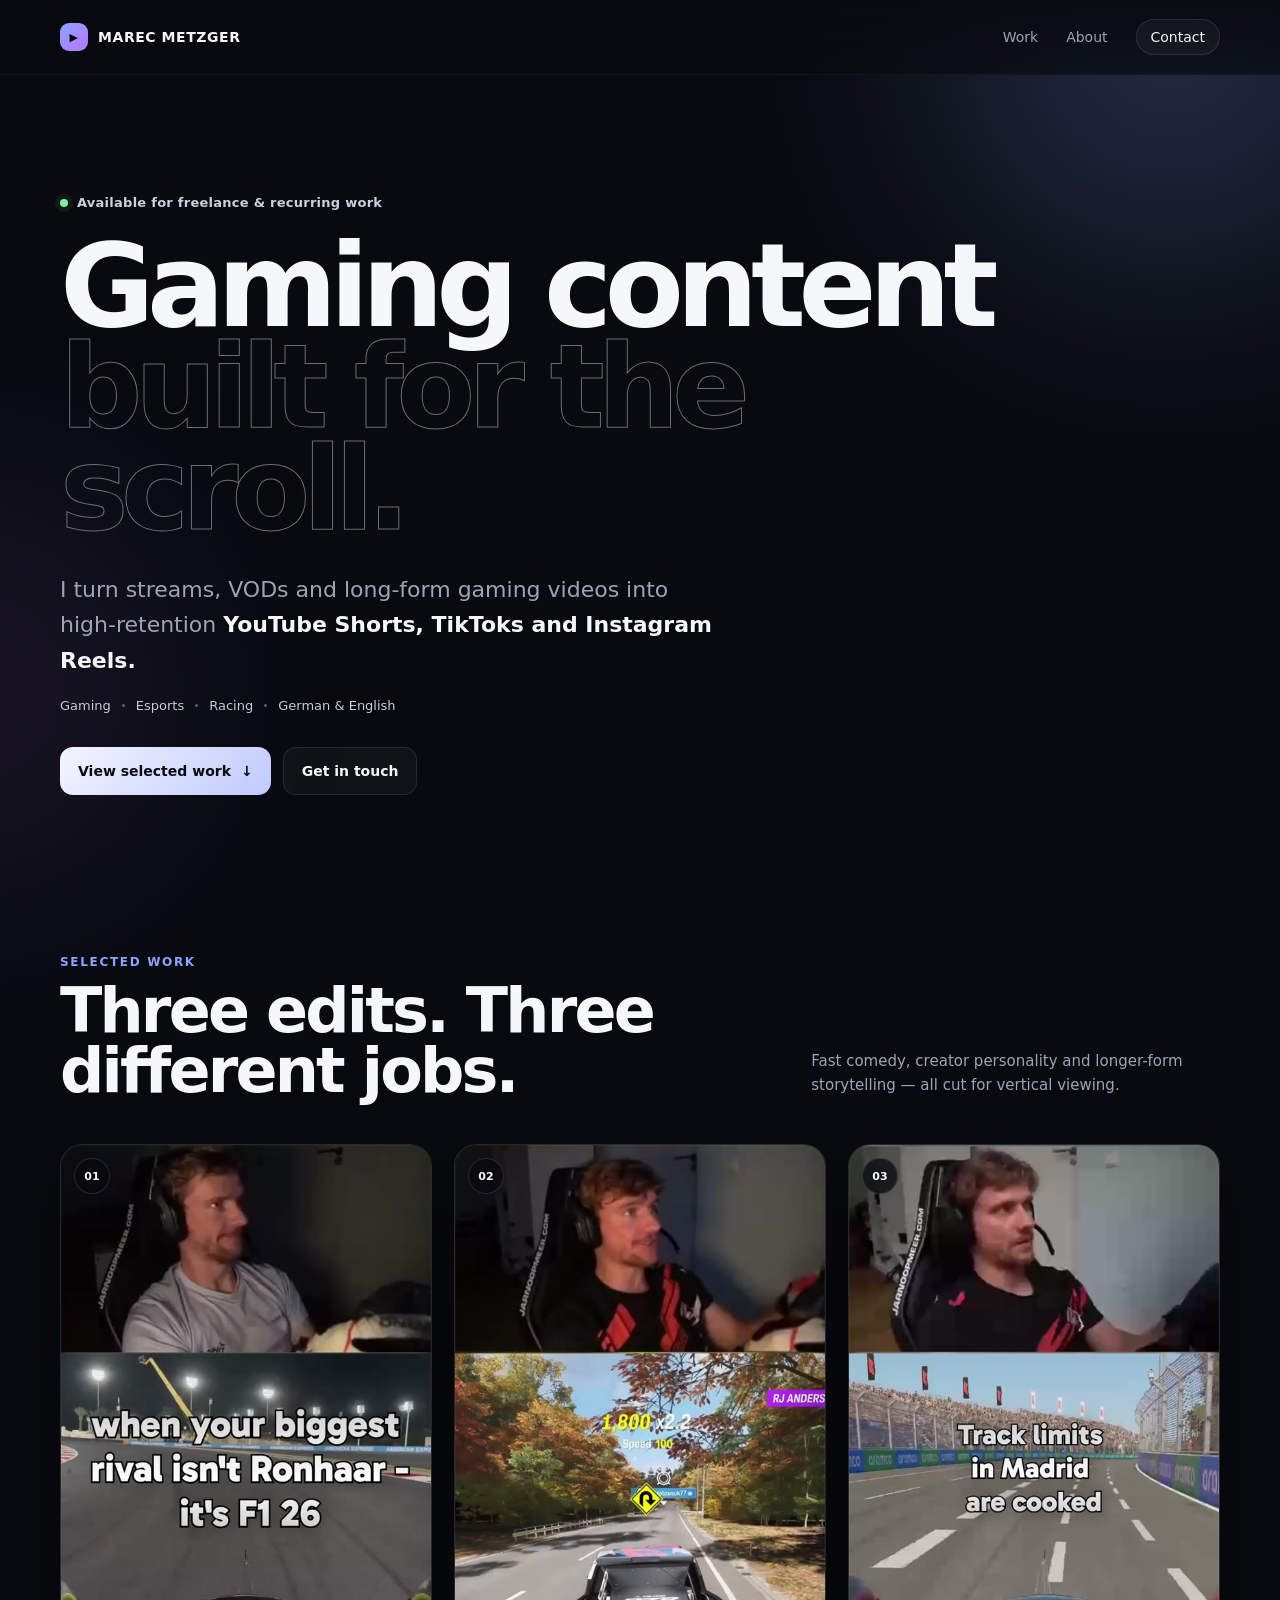
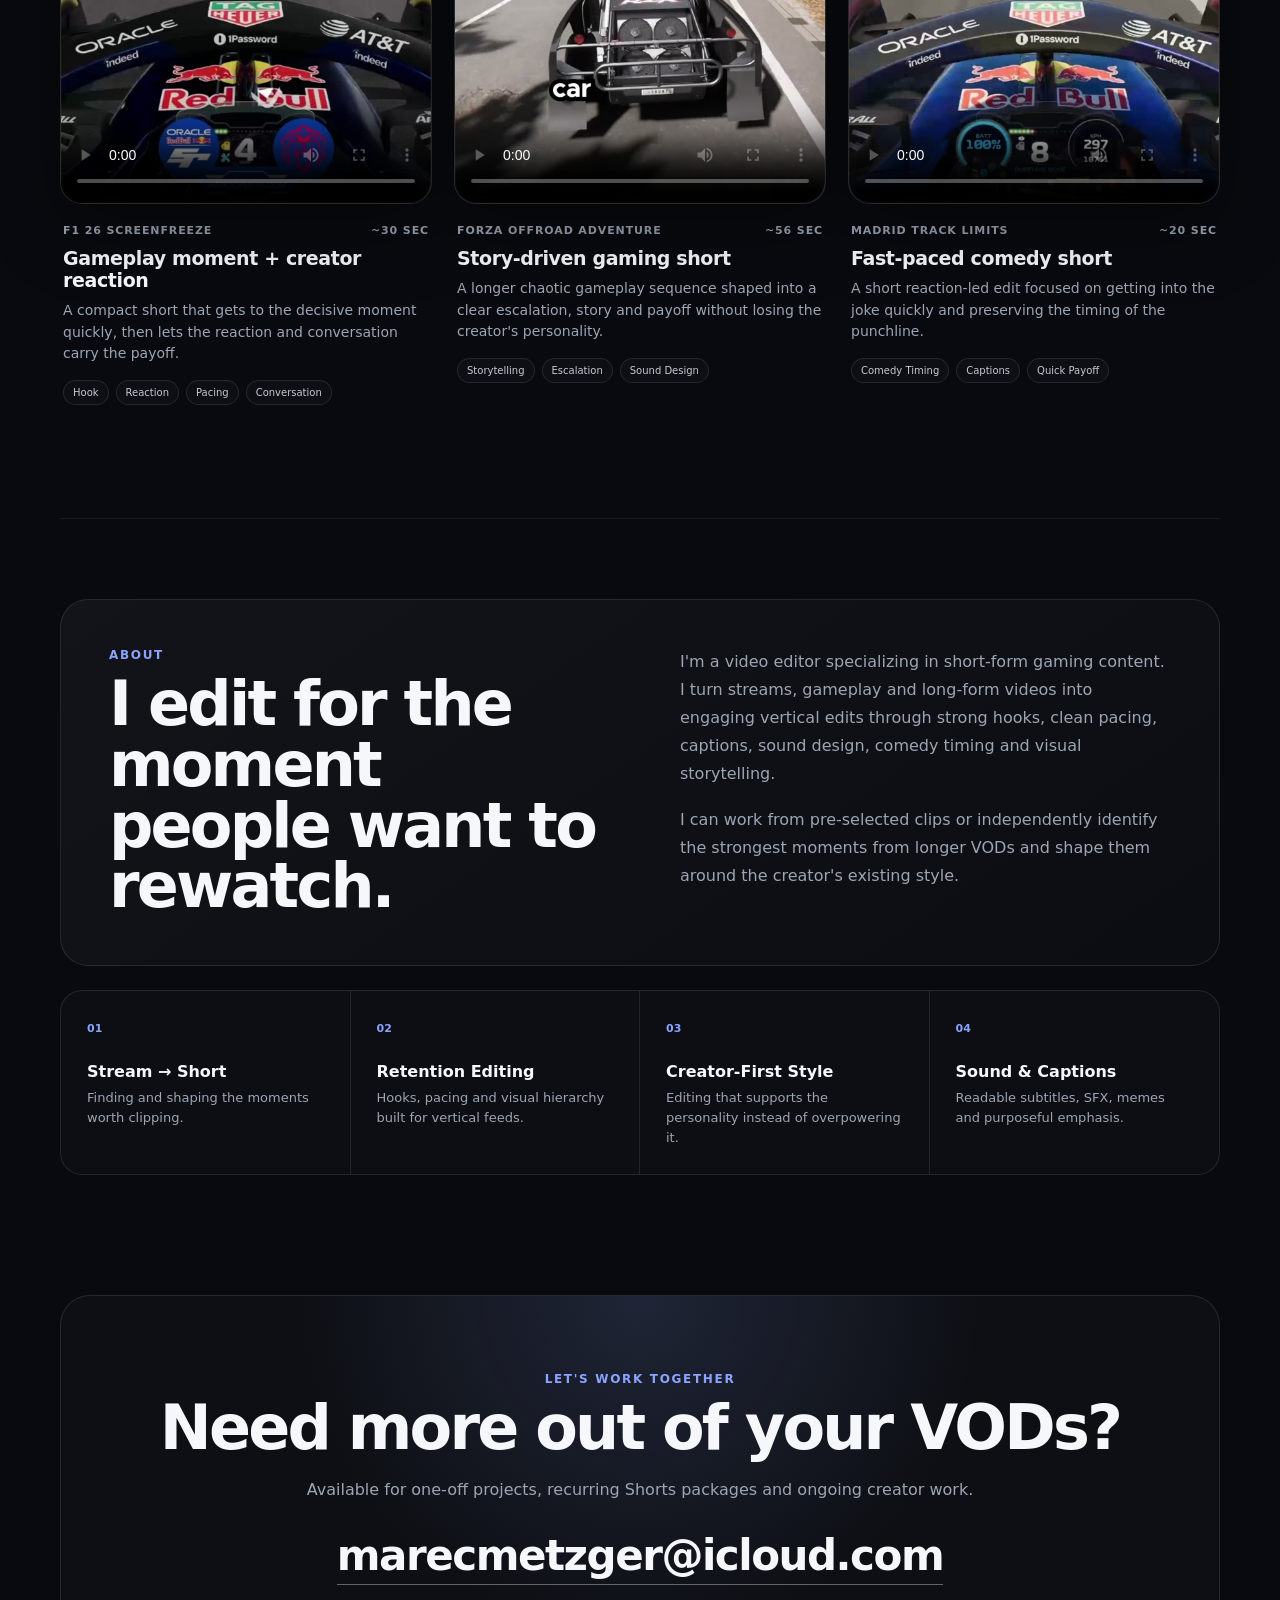
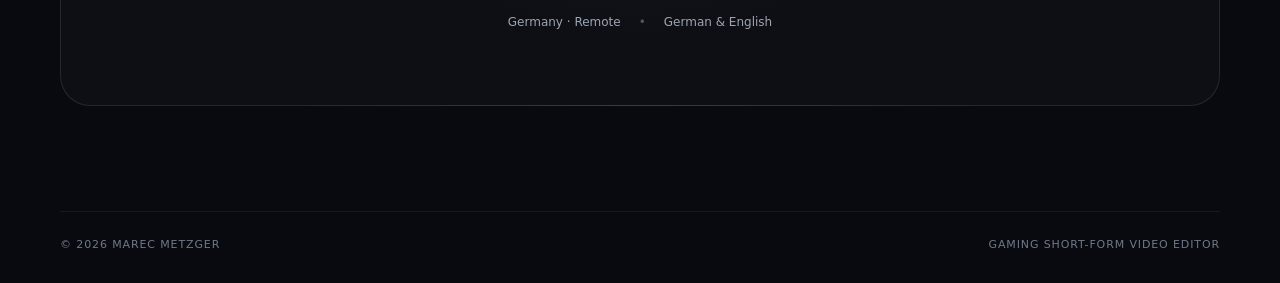
<file: index.html>
<!doctype html>
<html lang="en">
<head>
  <meta charset="utf-8" />
  <meta name="viewport" content="width=device-width, initial-scale=1" />
  <meta name="description" content="Gaming short-form video editor for YouTube Shorts, TikTok and Instagram Reels." />
  <meta name="theme-color" content="#080a0f" />
  <title>Gaming Short-Form Video Editor</title>
  <link rel="icon" href="assets/favicon.svg" type="image/svg+xml" />
  <link rel="stylesheet" href="styles.css" />
</head>
<body>
  <div class="ambient ambient-one" aria-hidden="true"></div>
  <div class="ambient ambient-two" aria-hidden="true"></div>

  <header class="nav-wrap">
    <nav class="nav shell" aria-label="Main navigation">
      <a class="brand" href="#top" aria-label="Back to top">
        <span class="brand-mark">▶</span>
        <span data-name>Marec Metzger</span>
      </a>
      <div class="nav-links">
        <a href="#work">Work</a>
        <a href="#about">About</a>
        <a class="nav-cta" data-email-link href="mailto:marecmetzger@icloud.com">Contact</a>
      </div>
    </nav>
  </header>

  <main id="top">
    <section class="hero shell">
      <div class="eyebrow"><span class="status-dot"></span> Available for freelance & recurring work</div>
      <h1>Gaming content<br><span>built for the scroll.</span></h1>
      <p class="hero-copy">
        I turn streams, VODs and long-form gaming videos into high-retention
        <strong>YouTube Shorts, TikToks and Instagram Reels.</strong>
      </p>
      <div class="hero-meta" aria-label="Specialties">
        <span>Gaming</span><i></i><span>Esports</span><i></i><span>Racing</span><i></i><span data-languages>German & English</span>
      </div>
      <div class="hero-actions">
        <a class="button primary" href="#work">View selected work <span>↓</span></a>
        <a class="button ghost" data-email-link href="mailto:marecmetzger@icloud.com">Get in touch</a>
      </div>
    </section>

    <section id="work" class="work-section shell">
      <div class="section-heading">
        <div>
          <span class="kicker">Selected work</span>
          <h2>Three edits. Three different jobs.</h2>
        </div>
        <p>Fast comedy, creator personality and longer-form storytelling — all cut for vertical viewing.</p>
      </div>

      <div class="work-grid">
        <article class="project featured">
          <div class="video-shell">
            <span class="project-no">01</span>
            <video controls preload="metadata" playsinline poster="assets/posters/screenfreeze.jpg">
              <source src="assets/videos/screenfreeze.mp4" type="video/mp4" />
              Your browser does not support HTML video.
            </video>
          </div>
          <div class="project-copy">
            <div class="project-topline"><span>F1 26 Screenfreeze</span><span>~30 sec</span></div>
            <h3>Gameplay moment + creator reaction</h3>
            <p>A compact short that gets to the decisive moment quickly, then lets the reaction and conversation carry the payoff.</p>
            <div class="tags"><span>Hook</span><span>Reaction</span><span>Pacing</span><span>Conversation</span></div>
          </div>
        </article>

        <article class="project">
          <div class="video-shell">
            <span class="project-no">02</span>
            <video controls preload="metadata" playsinline poster="assets/posters/forza-offroad.jpg">
              <source src="assets/videos/forza-offroad.mp4" type="video/mp4" />
              Your browser does not support HTML video.
            </video>
          </div>
          <div class="project-copy">
            <div class="project-topline"><span>Forza Offroad Adventure</span><span>~56 sec</span></div>
            <h3>Story-driven gaming short</h3>
            <p>A longer chaotic gameplay sequence shaped into a clear escalation, story and payoff without losing the creator's personality.</p>
            <div class="tags"><span>Storytelling</span><span>Escalation</span><span>Sound Design</span></div>
          </div>
        </article>

        <article class="project">
          <div class="video-shell">
            <span class="project-no">03</span>
            <video controls preload="metadata" playsinline poster="assets/posters/madrid-track-limits.jpg">
              <source src="assets/videos/madrid-track-limits.mp4" type="video/mp4" />
              Your browser does not support HTML video.
            </video>
          </div>
          <div class="project-copy">
            <div class="project-topline"><span>Madrid Track Limits</span><span>~20 sec</span></div>
            <h3>Fast-paced comedy short</h3>
            <p>A short reaction-led edit focused on getting into the joke quickly and preserving the timing of the punchline.</p>
            <div class="tags"><span>Comedy Timing</span><span>Captions</span><span>Quick Payoff</span></div>
          </div>
        </article>
      </div>
    </section>

    <section id="about" class="about-section shell">
      <div class="about-card">
        <div class="about-intro">
          <span class="kicker">About</span>
          <h2>I edit for the moment<br>people want to rewatch.</h2>
        </div>
        <div class="about-copy">
          <p>
            I'm a video editor specializing in short-form gaming content. I turn streams,
            gameplay and long-form videos into engaging vertical edits through strong hooks,
            clean pacing, captions, sound design, comedy timing and visual storytelling.
          </p>
          <p>
            I can work from pre-selected clips or independently identify the strongest moments
            from longer VODs and shape them around the creator's existing style.
          </p>
        </div>
      </div>

      <div class="capabilities">
        <div class="capability">
          <span>01</span><h3>Stream → Short</h3><p>Finding and shaping the moments worth clipping.</p>
        </div>
        <div class="capability">
          <span>02</span><h3>Retention Editing</h3><p>Hooks, pacing and visual hierarchy built for vertical feeds.</p>
        </div>
        <div class="capability">
          <span>03</span><h3>Creator-First Style</h3><p>Editing that supports the personality instead of overpowering it.</p>
        </div>
        <div class="capability">
          <span>04</span><h3>Sound & Captions</h3><p>Readable subtitles, SFX, memes and purposeful emphasis.</p>
        </div>
      </div>
    </section>

    <section class="contact-section shell">
      <div class="contact-card">
        <span class="kicker">Let's work together</span>
        <h2>Need more out of your VODs?</h2>
        <p>Available for one-off projects, recurring Shorts packages and ongoing creator work.</p>
        <a class="email-link" data-email-link data-email href="mailto:marecmetzger@icloud.com">marecmetzger@icloud.com</a>
        <div class="contact-meta">
          <span data-location>Germany · Remote</span>
          <span data-languages>German & English</span>
        </div>
      </div>
    </section>
  </main>

  <footer class="footer shell">
    <span>© <span id="year"></span> <span data-name>Marec Metzger</span></span>
    <span>Gaming Short-Form Video Editor</span>
  </footer>

  <script src="config.js"></script>
  <script src="script.js"></script>
</body>
</html>
</file>
<file: styles.css>
:root {
  --bg: #080a0f;
  --panel: rgba(17, 20, 29, 0.78);
  --panel-solid: #11141d;
  --text: #f5f7fb;
  --muted: #9da5b4;
  --line: rgba(255,255,255,.10);
  --accent: #8aa4ff;
  --accent-2: #b975ff;
  --accent-soft: rgba(138, 164, 255, .12);
  --radius: 22px;
  --shadow: 0 24px 70px rgba(0,0,0,.35);
}

* { box-sizing: border-box; }
html { scroll-behavior: smooth; }
body {
  margin: 0;
  background: var(--bg);
  color: var(--text);
  font-family: Inter, ui-sans-serif, system-ui, -apple-system, BlinkMacSystemFont, "Segoe UI", sans-serif;
  -webkit-font-smoothing: antialiased;
  overflow-x: hidden;
}
a { color: inherit; text-decoration: none; }
button, input, textarea { font: inherit; }
.shell { width: min(1160px, calc(100% - 40px)); margin: 0 auto; }

.ambient { position: fixed; border-radius: 50%; filter: blur(120px); pointer-events: none; z-index: -1; opacity: .22; }
.ambient-one { width: 460px; height: 460px; background: var(--accent); top: -190px; right: -120px; }
.ambient-two { width: 380px; height: 380px; background: var(--accent-2); top: 55vh; left: -220px; opacity: .12; }

.nav-wrap {
  position: sticky; top: 0; z-index: 50;
  background: linear-gradient(to bottom, rgba(8,10,15,.96), rgba(8,10,15,.70));
  backdrop-filter: blur(18px);
  border-bottom: 1px solid rgba(255,255,255,.05);
}
.nav { height: 74px; display: flex; align-items: center; justify-content: space-between; }
.brand { display: inline-flex; align-items: center; gap: 10px; font-size: 14px; font-weight: 760; letter-spacing: .04em; text-transform: uppercase; }
.brand-mark { display: grid; place-items: center; width: 28px; height: 28px; border-radius: 9px; background: linear-gradient(135deg, var(--accent), var(--accent-2)); color: #070910; font-size: 11px; }
.nav-links { display: flex; align-items: center; gap: 28px; font-size: 14px; color: var(--muted); }
.nav-links a { transition: color .2s ease; }
.nav-links a:hover { color: var(--text); }
.nav-cta { border: 1px solid var(--line); padding: 9px 14px; border-radius: 999px; color: var(--text)!important; background: rgba(255,255,255,.04); }

.hero { min-height: 75vh; padding: 120px 0 92px; display: flex; flex-direction: column; justify-content: center; }
.eyebrow { display: inline-flex; align-items: center; gap: 9px; color: #cbd1dc; font-size: 13px; font-weight: 620; letter-spacing: .02em; margin-bottom: 26px; }
.status-dot { width: 8px; height: 8px; border-radius: 50%; background: #7ff0a5; box-shadow: 0 0 0 5px rgba(127,240,165,.08); }
.hero h1 { margin: 0; max-width: 950px; font-size: clamp(58px, 9vw, 124px); line-height: .88; letter-spacing: -.065em; font-weight: 850; }
.hero h1 span { color: transparent; -webkit-text-stroke: 1px rgba(245,247,251,.42); }
.hero-copy { max-width: 660px; margin: 32px 0 20px; color: var(--muted); font-size: clamp(18px, 2vw, 22px); line-height: 1.6; }
.hero-copy strong { color: var(--text); font-weight: 600; }
.hero-meta { display: flex; align-items: center; flex-wrap: wrap; gap: 11px; color: #c7ccd6; font-size: 13px; }
.hero-meta i { width: 3px; height: 3px; background: #596172; border-radius: 50%; }
.hero-actions { display: flex; gap: 12px; margin-top: 34px; }
.button { display: inline-flex; align-items: center; justify-content: center; gap: 10px; min-height: 48px; padding: 0 18px; border-radius: 13px; font-weight: 700; font-size: 14px; border: 1px solid var(--line); transition: transform .2s ease, background .2s ease, border-color .2s ease; }
.button:hover { transform: translateY(-2px); }
.button.primary { color: #090b10; border: 0; background: linear-gradient(135deg, #f3f5ff, #bfcaff); }
.button.ghost { background: rgba(255,255,255,.035); }
.button.ghost:hover { background: rgba(255,255,255,.075); }

.work-section { padding: 68px 0 105px; }
.section-heading { display: grid; grid-template-columns: 1.4fr .8fr; align-items: end; gap: 36px; margin-bottom: 42px; }
.kicker { display: block; color: var(--accent); font-size: 12px; font-weight: 800; letter-spacing: .14em; text-transform: uppercase; margin-bottom: 12px; }
.section-heading h2, .about-intro h2, .contact-card h2 { margin: 0; font-size: clamp(34px, 5vw, 62px); line-height: .98; letter-spacing: -.045em; }
.section-heading > p { margin: 0 0 4px; color: var(--muted); font-size: 15px; line-height: 1.65; max-width: 410px; }

.work-grid { display: grid; grid-template-columns: repeat(3, minmax(0, 1fr)); gap: 22px; align-items: start; }
.project { min-width: 0; }
.video-shell { position: relative; border-radius: var(--radius); overflow: hidden; background: #111; border: 1px solid var(--line); box-shadow: var(--shadow); isolation: isolate; }
.video-shell::after { content: ""; position: absolute; inset: 0; pointer-events: none; box-shadow: inset 0 0 0 1px rgba(255,255,255,.03); border-radius: inherit; }
.video-shell video { width: 100%; aspect-ratio: 9 / 16; display: block; object-fit: cover; background: #000; }
.project-no { position: absolute; z-index: 3; top: 13px; left: 13px; display: grid; place-items: center; width: 36px; height: 36px; border-radius: 50%; background: rgba(8,10,15,.76); backdrop-filter: blur(12px); border: 1px solid rgba(255,255,255,.12); font-size: 11px; font-weight: 800; }
.project-copy { padding: 20px 3px 8px; }
.project-topline { display: flex; justify-content: space-between; gap: 12px; color: var(--muted); font-size: 11px; font-weight: 700; text-transform: uppercase; letter-spacing: .08em; }
.project-copy h3 { margin: 10px 0 9px; font-size: 19px; letter-spacing: -.02em; }
.project-copy p { margin: 0; color: var(--muted); line-height: 1.55; font-size: 14px; }
.tags { display: flex; flex-wrap: wrap; gap: 7px; margin-top: 15px; }
.tags span { padding: 6px 9px; border: 1px solid var(--line); border-radius: 999px; color: #c5cad5; font-size: 10px; background: rgba(255,255,255,.025); }

.about-section { padding: 80px 0 110px; border-top: 1px solid rgba(255,255,255,.07); }
.about-card { display: grid; grid-template-columns: 1fr 1fr; gap: 80px; padding: 48px; border-radius: 28px; border: 1px solid var(--line); background: linear-gradient(145deg, rgba(255,255,255,.045), rgba(255,255,255,.015)); }
.about-copy { color: var(--muted); font-size: 16px; line-height: 1.75; }
.about-copy p { margin: 0; }
.about-copy p + p { margin-top: 18px; }
.capabilities { display: grid; grid-template-columns: repeat(4, 1fr); margin-top: 24px; border: 1px solid var(--line); border-radius: 22px; overflow: hidden; background: rgba(255,255,255,.018); }
.capability { padding: 26px; min-height: 178px; border-right: 1px solid var(--line); }
.capability:last-child { border-right: 0; }
.capability > span { color: var(--accent); font-size: 11px; font-weight: 800; }
.capability h3 { margin: 26px 0 7px; font-size: 16px; }
.capability p { margin: 0; color: var(--muted); font-size: 13px; line-height: 1.55; }

.contact-section { padding: 10px 0 105px; }
.contact-card { text-align: center; padding: 76px 30px; border-radius: 30px; border: 1px solid var(--line); background: radial-gradient(circle at 50% 0%, rgba(138,164,255,.15), transparent 48%), rgba(255,255,255,.025); }
.contact-card p { color: var(--muted); margin: 18px auto 28px; line-height: 1.6; }
.email-link { display: inline-block; font-size: clamp(22px, 4vw, 42px); font-weight: 790; letter-spacing: -.035em; border-bottom: 1px solid rgba(255,255,255,.35); padding-bottom: 4px; }
.contact-meta { display: flex; justify-content: center; gap: 18px; margin-top: 30px; color: var(--muted); font-size: 12px; }
.contact-meta span + span::before { content: "•"; margin-right: 18px; color: #4e5665; }

.footer { display: flex; justify-content: space-between; padding: 26px 0 32px; border-top: 1px solid rgba(255,255,255,.06); color: #707888; font-size: 11px; text-transform: uppercase; letter-spacing: .08em; }

@media (max-width: 900px) {
  .hero { padding-top: 95px; min-height: auto; }
  .section-heading { grid-template-columns: 1fr; gap: 18px; }
  .work-grid { grid-template-columns: repeat(2, minmax(0, 1fr)); }
  .project:first-child { grid-column: 1 / -1; display: grid; grid-template-columns: minmax(260px, .72fr) 1fr; gap: 28px; align-items: center; border-bottom: 1px solid var(--line); padding-bottom: 34px; }
  .about-card { grid-template-columns: 1fr; gap: 34px; padding: 36px; }
  .capabilities { grid-template-columns: 1fr 1fr; }
  .capability { border-bottom: 1px solid var(--line); }
  .capability:nth-child(2) { border-right: 0; }
  .capability:nth-child(3), .capability:nth-child(4) { border-bottom: 0; }
}

@media (max-width: 620px) {
  .shell { width: min(100% - 26px, 1160px); }
  .nav { height: 64px; }
  .nav-links > a:not(.nav-cta) { display: none; }
  .hero { padding: 76px 0 68px; }
  .hero h1 { font-size: clamp(49px, 16vw, 78px); }
  .hero-copy { font-size: 17px; margin-top: 26px; }
  .hero-actions { flex-direction: column; align-items: stretch; }
  .work-section { padding-top: 40px; }
  .work-grid { grid-template-columns: 1fr; gap: 42px; }
  .project:first-child { grid-column: auto; display: block; border-bottom: 0; padding-bottom: 0; }
  .video-shell { width: min(100%, 430px); margin: 0 auto; }
  .about-section { padding: 70px 0 86px; }
  .about-card { padding: 28px 23px; }
  .capabilities { grid-template-columns: 1fr; }
  .capability { min-height: auto; border-right: 0; border-bottom: 1px solid var(--line)!important; }
  .capability:last-child { border-bottom: 0!important; }
  .contact-card { padding: 58px 20px; }
  .contact-meta { flex-direction: column; gap: 6px; }
  .contact-meta span + span::before { display: none; }
  .footer { flex-direction: column; gap: 9px; }
}
</file>
